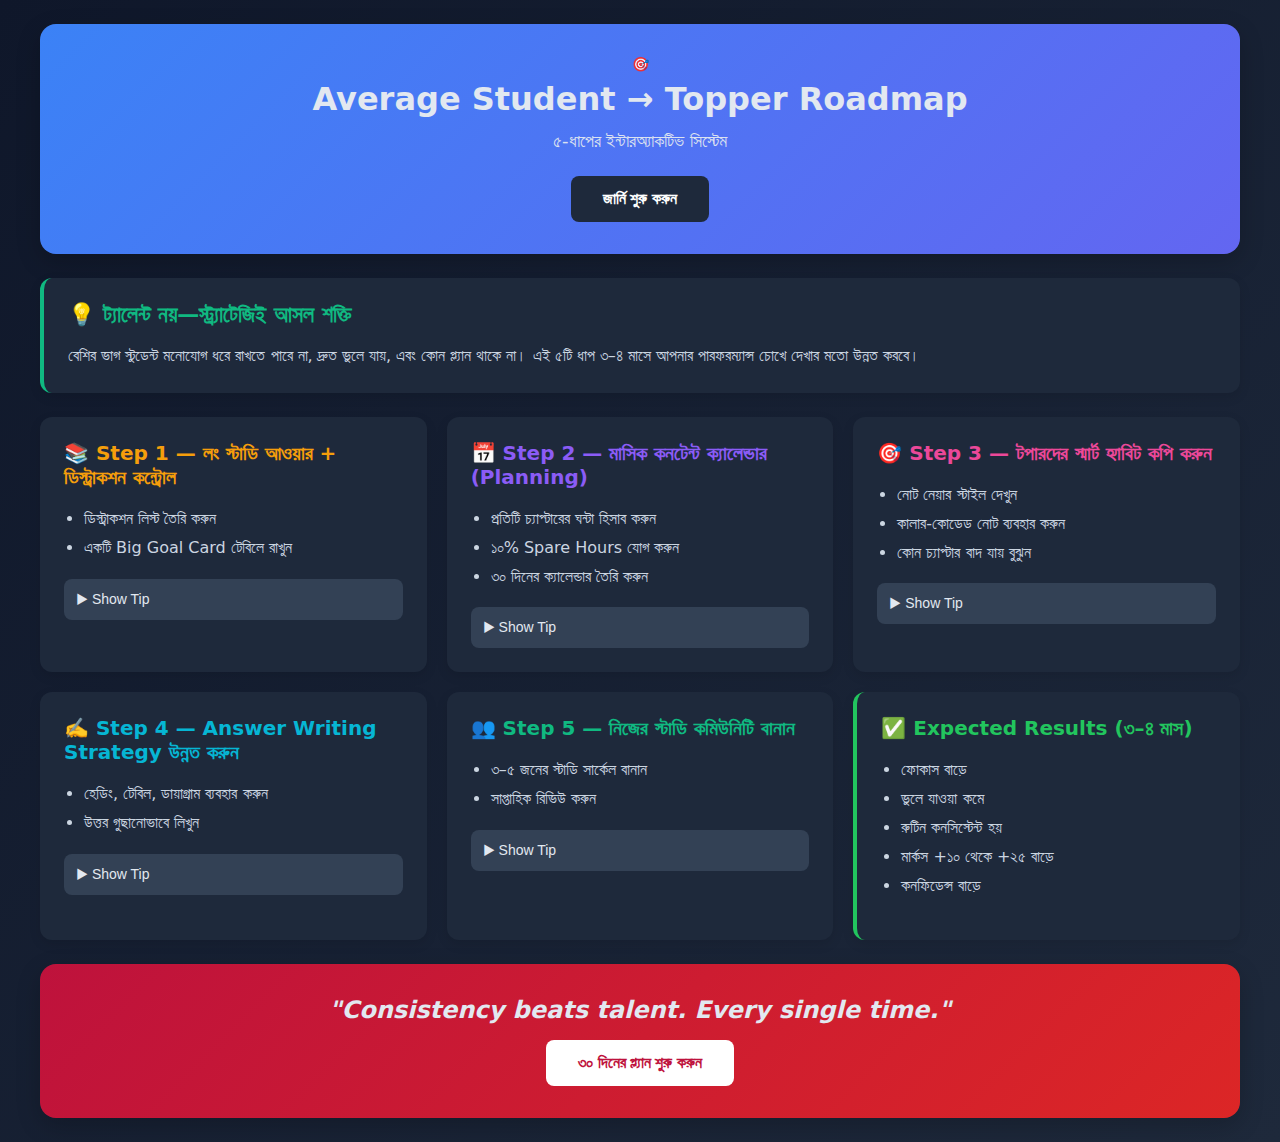
<file: public/roadmap-standalone.html>
<!DOCTYPE html>
<html lang="bn">
<head>
  <meta charset="UTF-8">
  <meta name="viewport" content="width=device-width, initial-scale=1.0">
  <title>Average Student → Topper Roadmap</title>
  <style>
    * {
      margin: 0;
      padding: 0;
      box-sizing: border-box;
    }
    
    body {
      min-height: 100vh;
      background: linear-gradient(135deg, #0f172a 0%, #1e293b 100%);
      color: #e2e8f0;
      font-family: system-ui, -apple-system, "Segoe UI", Roboto, "Helvetica Neue", Arial, sans-serif;
      padding: 24px 16px;
    }
    
    .container {
      max-width: 1200px;
      margin: 0 auto;
    }
    
    .header-card {
      background: linear-gradient(135deg, #3b82f6 0%, #6366f1 100%);
      border-radius: 16px;
      padding: 32px 24px;
      margin-bottom: 24px;
      box-shadow: 0 8px 24px rgba(0,0,0,0.2);
      text-align: center;
    }
    
    .header-card h1 {
      font-size: 32px;
      font-weight: 700;
      margin: 0 0 12px 0;
      line-height: 1.2;
    }
    
    .header-card p {
      font-size: 18px;
      opacity: 0.95;
      margin: 0 0 24px 0;
    }
    
    .btn {
      background: #1e293b;
      color: #fff;
      padding: 14px 32px;
      border-radius: 8px;
      border: none;
      font-size: 16px;
      font-weight: 600;
      cursor: pointer;
      transition: all 0.2s;
    }
    
    .btn:hover {
      background: #334155;
    }
    
    .btn:focus {
      outline: 2px solid #fff;
    }
    
    .btn-light {
      background: #fff;
      color: #be123c;
    }
    
    .btn-light:hover {
      transform: scale(1.05);
    }
    
    .concept-card {
      background: #1e293b;
      border-radius: 12px;
      padding: 24px;
      margin-bottom: 24px;
      box-shadow: 0 4px 12px rgba(0,0,0,0.1);
      border-left: 4px solid #10b981;
    }
    
    .concept-card h2 {
      font-size: 22px;
      font-weight: 600;
      margin: 0 0 16px 0;
      color: #10b981;
    }
    
    .concept-card p {
      font-size: 16px;
      line-height: 1.6;
      color: #cbd5e1;
    }
    
    .steps-grid {
      display: grid;
      grid-template-columns: repeat(auto-fit, minmax(300px, 1fr));
      gap: 20px;
      margin-bottom: 24px;
    }
    
    .step-card {
      background: #1e293b;
      border-radius: 12px;
      padding: 24px;
      box-shadow: 0 4px 12px rgba(0,0,0,0.1);
      transition: transform 0.2s;
    }
    
    .step-card h3 {
      font-size: 20px;
      font-weight: 600;
      margin: 0 0 16px 0;
    }
    
    .step-card ul {
      margin: 0 0 16px 0;
      padding-left: 20px;
      color: #cbd5e1;
      line-height: 1.8;
    }
    
    .toggle-btn {
      cursor: pointer;
      padding: 12px;
      background: #334155;
      border-radius: 8px;
      font-size: 14px;
      font-weight: 500;
      border: none;
      color: #e2e8f0;
      width: 100%;
      text-align: left;
    }
    
    .toggle-btn:hover {
      background: #475569;
    }
    
    .tip-box {
      margin-top: 12px;
      padding: 16px;
      background: #0f172a;
      border-radius: 8px;
      font-size: 14px;
      color: #94a3b8;
      display: none;
    }
    
    .tip-box.active {
      display: block;
    }
    
    .results-card {
      border-left: 4px solid #22c55e;
    }
    
    .results-card h3 {
      color: #22c55e;
    }
    
    .motivation-card {
      background: linear-gradient(135deg, #be123c 0%, #dc2626 100%);
      border-radius: 16px;
      padding: 32px 24px;
      box-shadow: 0 8px 24px rgba(0,0,0,0.2);
      text-align: center;
    }
    
    .motivation-card p {
      font-size: 24px;
      font-weight: 600;
      margin: 0 0 16px 0;
      font-style: italic;
    }
    
    @media (max-width: 900px) {
      .steps-grid {
        grid-template-columns: 1fr;
      }
      
      .header-card h1 {
        font-size: 24px;
      }
      
      .header-card p {
        font-size: 16px;
      }
    }
  </style>
</head>
<body>
  <div class="container">
    <!-- Header Card -->
    <div class="header-card">
      <div style="font-size: 14px; opacity: 0.9; margin-bottom: 8px;">🎯</div>
      <h1>Average Student → Topper Roadmap</h1>
      <p>৫-ধাপের ইন্টারঅ্যাকটিভ সিস্টেম</p>
      <button class="btn" onclick="scrollToSteps()">জার্নি শুরু করুন</button>
    </div>

    <!-- Main Concept Card -->
    <div class="concept-card">
      <h2>💡 ট্যালেন্ট নয়—স্ট্র্যাটেজিই আসল শক্তি</h2>
      <p>বেশির ভাগ স্টুডেন্ট মনোযোগ ধরে রাখতে পারে না, দ্রুত ভুলে যায়, এবং কোন প্ল্যান থাকে না। এই ৫টি ধাপ ৩–৪ মাসে আপনার পারফরম্যান্স চোখে দেখার মতো উন্নত করবে।</p>
    </div>

    <!-- Steps Grid -->
    <div id="steps" class="steps-grid">
      <!-- Step 1 -->
      <div class="step-card">
        <h3 style="color: #f59e0b;">📚 Step 1 — লং স্টাডি আওয়ার + ডিস্ট্রাকশন কন্ট্রোল</h3>
        <ul>
          <li>ডিস্ট্রাকশন লিস্ট তৈরি করুন</li>
          <li>একটি Big Goal Card টেবিলে রাখুন</li>
        </ul>
        <button class="toggle-btn" onclick="toggleTip('step1')">▶ Show Tip</button>
        <div id="tip-step1" class="tip-box" style="border-left: 3px solid #f59e0b;">
          💡 ২৫ মিনিট → ৪০ → ৬০ মিনিট ফোকাস বাড়ান
        </div>
      </div>

      <!-- Step 2 -->
      <div class="step-card">
        <h3 style="color: #8b5cf6;">📅 Step 2 — মাসিক কনটেন্ট ক্যালেন্ডার (Planning)</h3>
        <ul>
          <li>প্রতিটি চ্যাপ্টারের ঘন্টা হিসাব করুন</li>
          <li>১০% Spare Hours যোগ করুন</li>
          <li>৩০ দিনের ক্যালেন্ডার তৈরি করুন</li>
        </ul>
        <button class="toggle-btn" onclick="toggleTip('step2')">▶ Show Tip</button>
        <div id="tip-step2" class="tip-box" style="border-left: 3px solid #8b5cf6;">
          💡 আজ রাতেই নিজের ৩০ দিনের স্টাডি ক্যালেন্ডার বানান
        </div>
      </div>

      <!-- Step 3 -->
      <div class="step-card">
        <h3 style="color: #ec4899;">🎯 Step 3 — টপারদের স্মার্ট হ্যাবিট কপি করুন</h3>
        <ul>
          <li>নোট নেয়ার স্টাইল দেখুন</li>
          <li>কালার-কোডেড নোট ব্যবহার করুন</li>
          <li>কোন চ্যাপ্টার বাদ যায় বুঝুন</li>
        </ul>
        <button class="toggle-btn" onclick="toggleTip('step3')">▶ Show Tip</button>
        <div id="tip-step3" class="tip-box" style="border-left: 3px solid #ec4899;">
          💡 আজ একজন টপার ফ্রেন্ডের নোট দেখে একটি অভ্যাস গ্রহণ করুন
        </div>
      </div>

      <!-- Step 4 -->
      <div class="step-card">
        <h3 style="color: #06b6d4;">✍️ Step 4 — Answer Writing Strategy উন্নত করুন</h3>
        <ul>
          <li>হেডিং, টেবিল, ডায়াগ্রাম ব্যবহার করুন</li>
          <li>উত্তর গুছানোভাবে লিখুন</li>
        </ul>
        <button class="toggle-btn" onclick="toggleTip('step4')">▶ Show Tip</button>
        <div id="tip-step4" class="tip-box" style="border-left: 3px solid #06b6d4;">
          💡 পরবর্তী পরীক্ষায় শুধু প্রেজেন্টেশন বদলান
        </div>
      </div>

      <!-- Step 5 -->
      <div class="step-card">
        <h3 style="color: #10b981;">👥 Step 5 — নিজের স্টাডি কমিউনিটি বানান</h3>
        <ul>
          <li>৩–৫ জনের স্টাডি সার্কেল বানান</li>
          <li>সাপ্তাহিক রিভিউ করুন</li>
        </ul>
        <button class="toggle-btn" onclick="toggleTip('step5')">▶ Show Tip</button>
        <div id="tip-step5" class="tip-box" style="border-left: 3px solid #10b981;">
          💡 আজই একজন ভালো ছাত্রকে মেসেজ করুন
        </div>
      </div>

      <!-- Results Card -->
      <div class="step-card results-card">
        <h3 style="color: #22c55e;">✅ Expected Results (৩–৪ মাস)</h3>
        <ul>
          <li>ফোকাস বাড়ে</li>
          <li>ভুলে যাওয়া কমে</li>
          <li>রুটিন কনসিস্টেন্ট হয়</li>
          <li>মার্কস +১০ থেকে +২৫ বাড়ে</li>
          <li>কনফিডেন্স বাড়ে</li>
        </ul>
      </div>
    </div>

    <!-- Motivation Card -->
    <div class="motivation-card">
      <p>"Consistency beats talent. Every single time."</p>
      <button class="btn btn-light" onclick="scrollToSteps()">৩০ দিনের প্ল্যান শুরু করুন</button>
    </div>
  </div>

  <script>
    function toggleTip(stepId) {
      const tipBox = document.getElementById('tip-' + stepId);
      const btn = event.target;
      
      if (tipBox.classList.contains('active')) {
        tipBox.classList.remove('active');
        btn.textContent = '▶ Show Tip';
        console.log('card_expanded', { id: stepId, expanded: false });
      } else {
        tipBox.classList.add('active');
        btn.textContent = '▼ Hide Tip';
        console.log('card_expanded', { id: stepId, expanded: true });
      }
    }
    
    function scrollToSteps() {
      console.log('start_journey_clicked');
      document.getElementById('steps').scrollIntoView({ behavior: 'smooth' });
    }
    
    // Keyboard support
    document.addEventListener('keydown', function(e) {
      if (e.target.classList.contains('toggle-btn')) {
        if (e.key === 'Enter' || e.key === ' ') {
          e.preventDefault();
          e.target.click();
        }
      }
    });
  </script>
</body>
</html>
</file>
